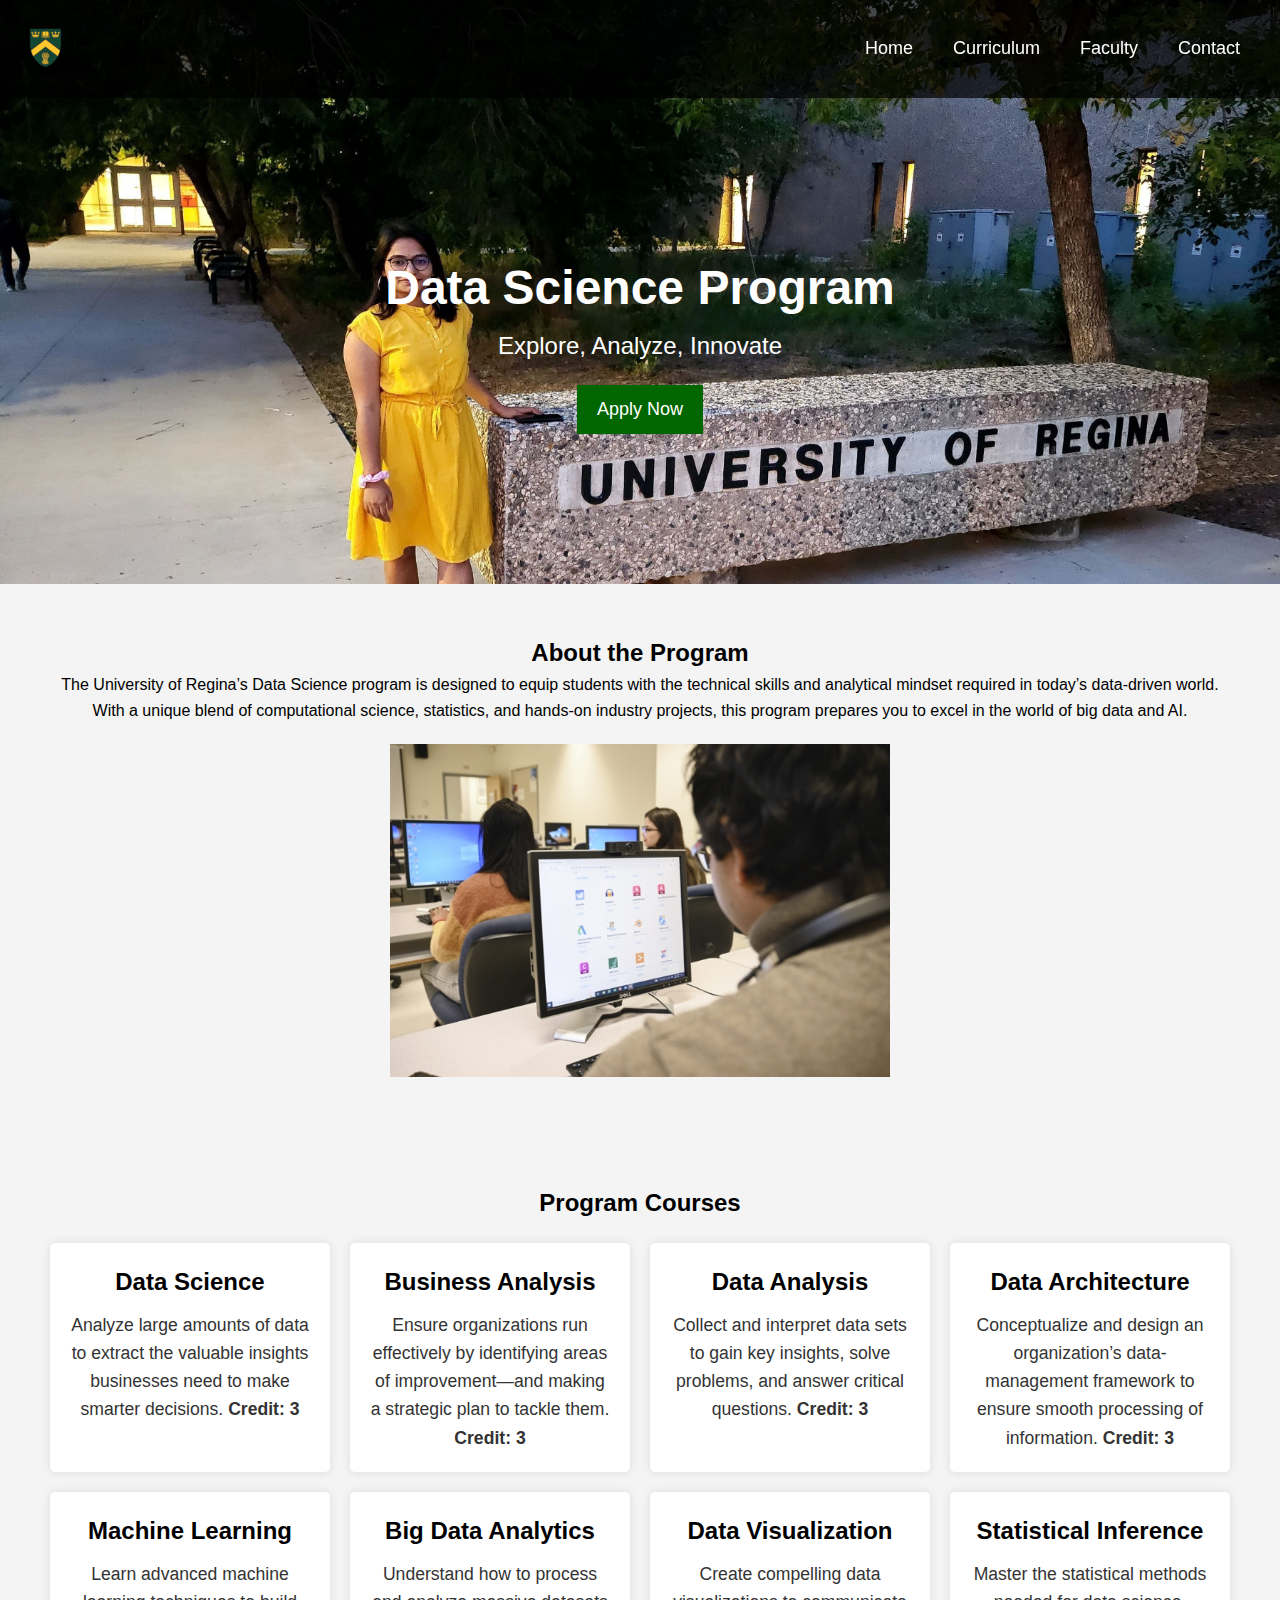
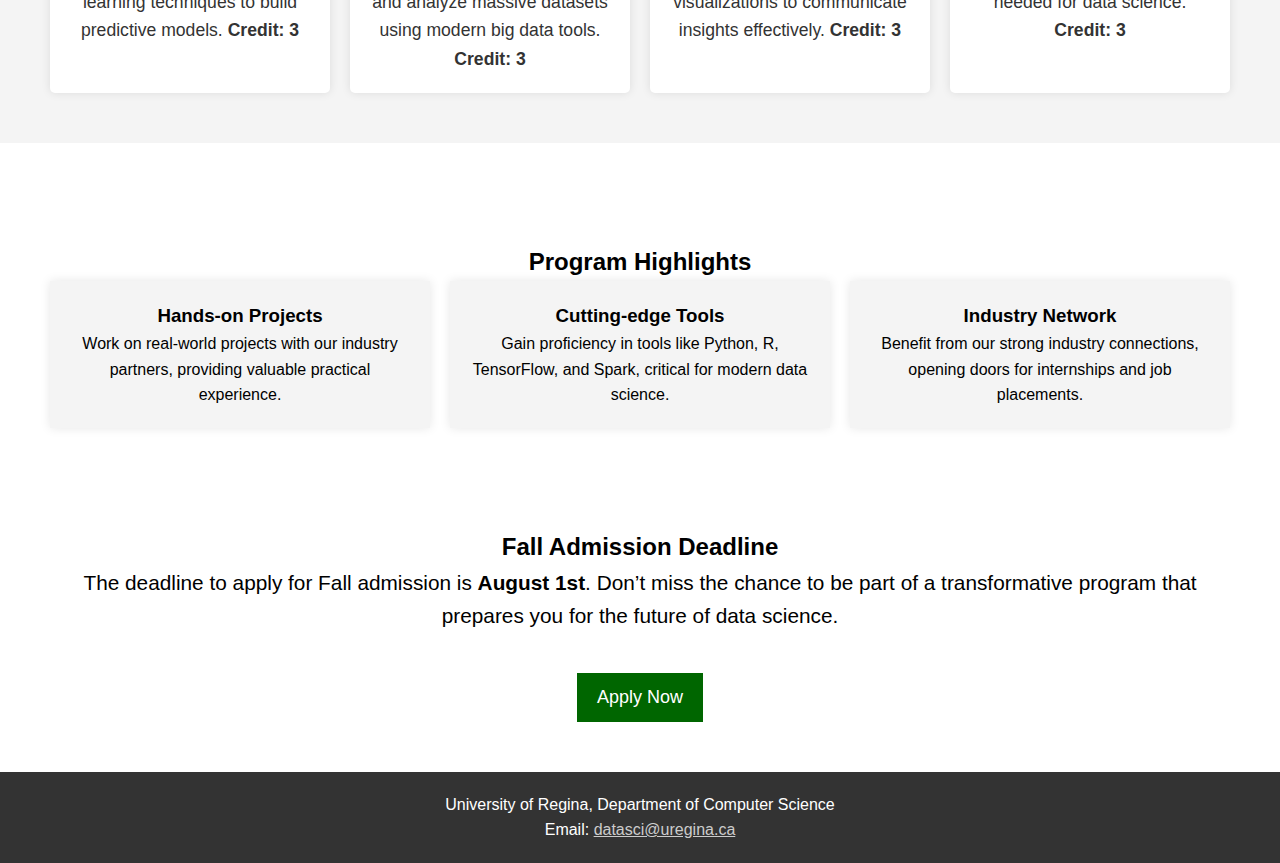
<file: index.html>
<!DOCTYPE html> 
<html lang="en">
<head>
    <meta charset="UTF-8">
    <meta name="viewport" content="width=device-width, initial-scale=1.0">
    <title>Data Science Program | University of Regina</title>
    <link rel="stylesheet" href="styles.css">
</head>
<body>
    <header class="header">
        <nav class="navbar">
            <div class="logo">
                <img src="logo.png" alt="University of Regina">
            </div>
            <ul>
                <li><a href="#">Home</a></li>
                <li><a href="#curriculum">Curriculum</a></li>
                <li><a href="#faculty">Faculty</a></li>
                <li><a href="#contact">Contact</a></li>
            </ul>
        </nav>
        <section class="hero">
            <h1>Data Science Program</h1>
            <p>Explore, Analyze, Innovate</p>
            <a href="#apply" class="btn">Apply Now</a>
        </section>
    </header>

    <section id="about" class="about-section">
        <h2>About the Program</h2>
        <p>The University of Regina’s Data Science program is designed to equip students with the technical skills and analytical mindset required in today’s data-driven world. With a unique blend of computational science, statistics, and hands-on industry projects, this program prepares you to excel in the world of big data and AI.</p>
        <img src="data_science_lab.jpg" alt="Data Science Lab">
    </section>

    <section id="program-courses" class="program-courses-section">
        <h2>Program Courses</h2>
        <div class="cards-container">
            <!-- First Row of Cards -->
            <div class="card">
                <h3>Data Science</h3>
                <p>Analyze large amounts of data to extract the valuable insights businesses need to make smarter decisions. <strong>Credit: 3</strong></p>
            </div>
            <div class="card">
                <h3>Business Analysis</h3>
                <p>Ensure organizations run effectively by identifying areas of improvement—and making a strategic plan to tackle them. <strong>Credit: 3</strong></p>
            </div>
            <div class="card">
                <h3>Data Analysis</h3>
                <p>Collect and interpret data sets to gain key insights, solve problems, and answer critical questions. <strong>Credit: 3</strong></p>
            </div>
            <div class="card">
                <h3>Data Architecture</h3>
                <p>Conceptualize and design an organization’s data-management framework to ensure smooth processing of information. <strong>Credit: 3</strong></p>
            </div>

            <!-- Second Row of Cards -->
            <div class="card">
                <h3>Machine Learning</h3>
                <p>Learn advanced machine learning techniques to build predictive models. <strong>Credit: 3</strong></p>
            </div>
            <div class="card">
                <h3>Big Data Analytics</h3>
                <p>Understand how to process and analyze massive datasets using modern big data tools. <strong>Credit: 3</strong></p>
            </div>
            <div class="card">
                <h3>Data Visualization</h3>
                <p>Create compelling data visualizations to communicate insights effectively. <strong>Credit: 3</strong></p>
            </div>
            <div class="card">
                <h3>Statistical Inference</h3>
                <p>Master the statistical methods needed for data science. <strong>Credit: 3</strong></p>
            </div>
        </div>
    </section>

    <section id="highlights" class="highlights-section">
        <h2>Program Highlights</h2>
        <div class="highlights-grid">
            <div class="highlight-card">
                <h3>Hands-on Projects</h3>
                <p>Work on real-world projects with our industry partners, providing valuable practical experience.</p>
            </div>
            <div class="highlight-card">
                <h3>Cutting-edge Tools</h3>
                <p>Gain proficiency in tools like Python, R, TensorFlow, and Spark, critical for modern data science.</p>
            </div>
            <div class="highlight-card">
                <h3>Industry Network</h3>
                <p>Benefit from our strong industry connections, opening doors for internships and job placements.</p>
            </div>
        </div>
    </section>

    <section id="admission-deadline" class="admission-deadline-section">
        <h2>Fall Admission Deadline</h2>
        <p>The deadline to apply for Fall admission is <strong>August 1st</strong>. Don’t miss the chance to be part of a transformative program that prepares you for the future of data science.</p>
        <a href="#apply" class="btn">Apply Now</a>
    </section>

    <footer id="contact" class="footer">
        <p>University of Regina, Department of Computer Science</p>
        <p>Email: <a href="mailto:datasci@uregina.ca">datasci@uregina.ca</a></p>
    </footer>
</body>
</html>
</file>
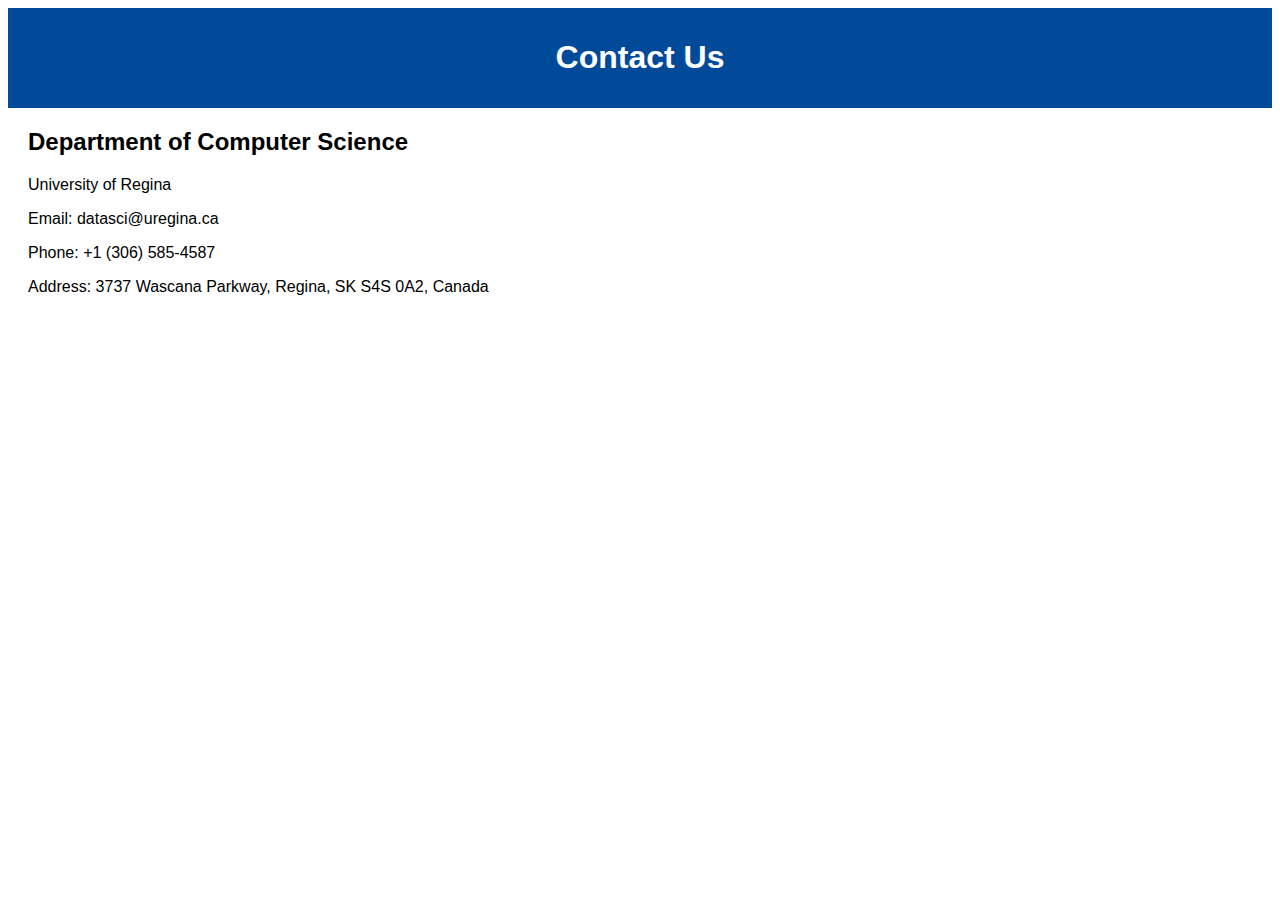
<file: contact.html>
<!DOCTYPE html>
<html lang="en">
<head>
    <meta charset="UTF-8">
    <meta name="viewport" content="width=device-width, initial-scale=1.0">
    <title>Contact Us - Data Science Program</title>
    <style>
        body {
            font-family: Arial, sans-serif;
        }
        header {
            background-color: #004a99;
            color: white;
            padding: 10px;
            text-align: center;
        }
        section {
            margin: 20px;
        }
    </style>
</head>
<body>
    <header>
        <h1>Contact Us</h1>
    </header>

    <section>
        <h2>Department of Computer Science</h2>
        <p>University of Regina</p>
        <p>Email: datasci@uregina.ca</p>
        <p>Phone: +1 (306) 585-4587</p>
        <p>Address: 3737 Wascana Parkway, Regina, SK S4S 0A2, Canada</p>
    </section>
</body>
</html>
</file>
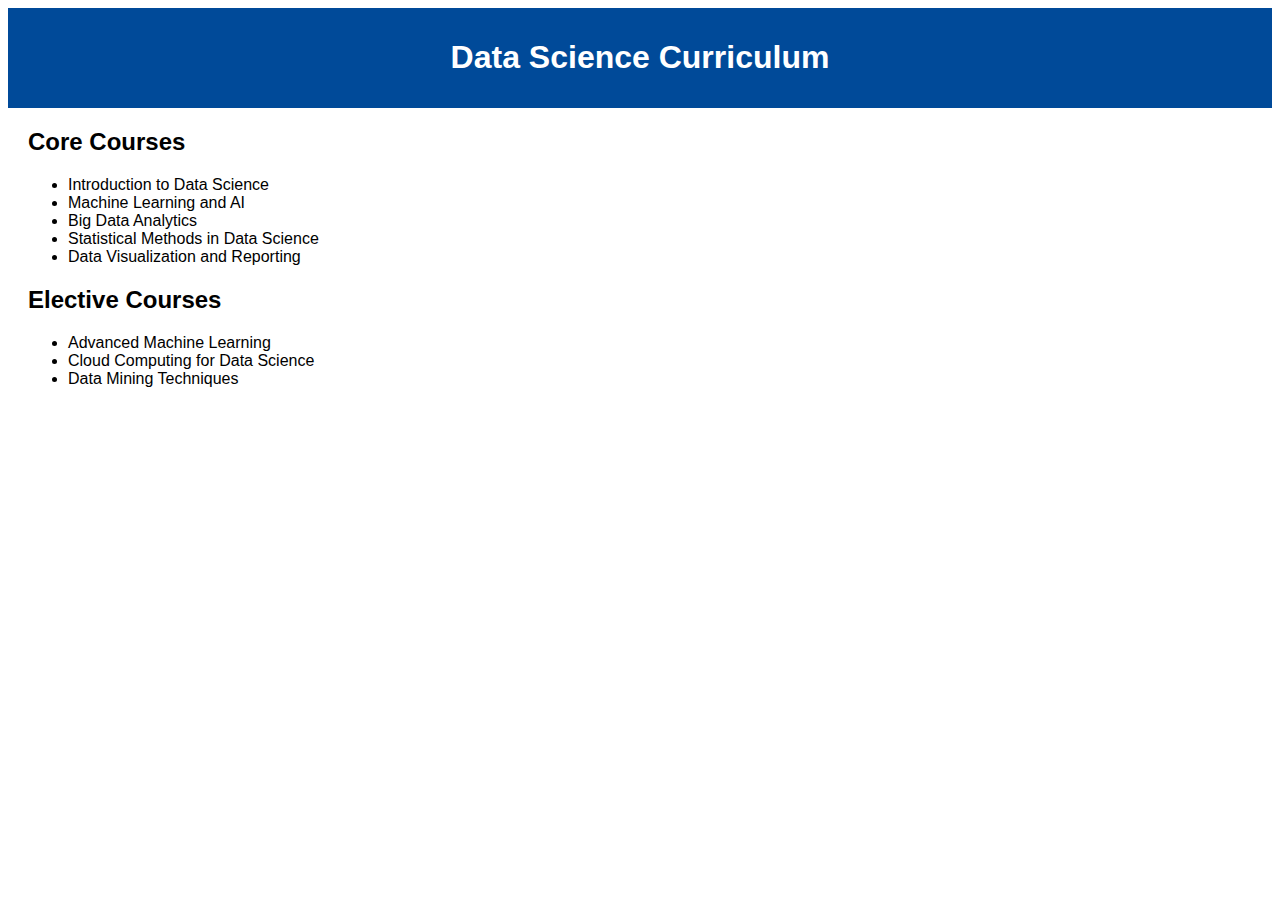
<file: curriculum.html>
<!DOCTYPE html>
<html lang="en">
<head>
    <meta charset="UTF-8">
    <meta name="viewport" content="width=device-width, initial-scale=1.0">
    <title>Curriculum - Data Science Program</title>
    <style>
        body {
            font-family: Arial, sans-serif;
        }
        header {
            background-color: #004a99;
            color: white;
            padding: 10px;
            text-align: center;
        }
        section {
            margin: 20px;
        }
    </style>
</head>
<body>
    <header>
        <h1>Data Science Curriculum</h1>
    </header>

    <section>
        <h2>Core Courses</h2>
        <ul>
            <li>Introduction to Data Science</li>
            <li>Machine Learning and AI</li>
            <li>Big Data Analytics</li>
            <li>Statistical Methods in Data Science</li>
            <li>Data Visualization and Reporting</li>
        </ul>

        <h2>Elective Courses</h2>
        <ul>
            <li>Advanced Machine Learning</li>
            <li>Cloud Computing for Data Science</li>
            <li>Data Mining Techniques</li>
        </ul>
    </section>
</body>
</html>
</file>
<file: styles.css>
* {
    margin: 0;
    padding: 0;
    box-sizing: border-box;
}

body {
    font-family: 'Arial', sans-serif;
    line-height: 1.6;
}

.header {
    background-image: url('campus_background.jpg');
    background-size: cover;
    color: white;
    text-align: center;
    padding: 100px 0;
}

.navbar {
    display: flex;
    justify-content: space-between;
    align-items: center;
    padding: 20px;
    background-color: rgba(0, 0, 0, 0.7);
    position: fixed;
    width: 100%;
    top: 0;
    z-index: 1000;
}

.navbar ul {
    list-style: none;
    display: flex;
}

.navbar ul li {
    margin: 0 15px;
}

.navbar ul li a {
    color: white;
    text-decoration: none;
    font-size: 18px;
    padding: 5px;
}

.navbar ul li a:hover {
    border-bottom: 2px solid #fff;
}

.hero {
    margin-top: 100px;
    padding: 50px;
    color: white;
}

.hero h1 {
    font-size: 3em;
}

.hero p {
    font-size: 1.5em;
}

.btn {
    display: inline-block;
    margin-top: 20px;
    padding: 10px 20px;
    background-color: #006600;
    color: white;
    text-decoration: none;
    font-size: 18px;
}

.btn:hover {
    background-color: #004400;
}

.about-section {
    background-color: #f4f4f4;
    padding: 50px;
    text-align: center;
}

.about-section img {
    width: 100%;
    max-width: 500px;
    margin-top: 20px;
}

/* Program Courses Section */
.program-courses-section {
    padding: 50px;
    background-color: #f4f4f4;
    text-align: center;
}

.cards-container {
    display: grid;
    grid-template-columns: repeat(4, 1fr);
    gap: 20px;
    margin-top: 20px;
}

.card {
    background-color: #fff;
    padding: 20px;
    box-shadow: 0 0 10px rgba(0, 0, 0, 0.1);
    border-radius: 5px;
}

.card h3 {
    margin-bottom: 10px;
    font-size: 1.5em;
}

.card p {
    font-size: 1.1em;
    color: #333;
}

/* Program Highlights Section */
.highlights-section {
    padding: 50px;
    background-color: #fff;
    text-align: center;
    margin-top: 50px;
}

.highlights-grid {
    display: grid;
    grid-template-columns: repeat(3, 1fr);
    gap: 20px;
    text-align: center;
}

.highlight-card {
    background-color: #f4f4f4;
    padding: 20px;
    box-shadow: 0 0 10px rgba(0, 0, 0, 0.1);
}

/* Admission Deadline Section */
.admission-deadline-section {
    background-color: #fff;
    padding: 50px;
    text-align: center;
}

.admission-deadline-section p {
    font-size: 1.3em;
    margin-bottom: 20px;
}

.footer {
    background-color: #333;
    color: white;
    text-align: center;
    padding: 20px;
}

.footer a {
    color: #ccc;
}

.footer a:hover {
    color: white;
}
</file>
